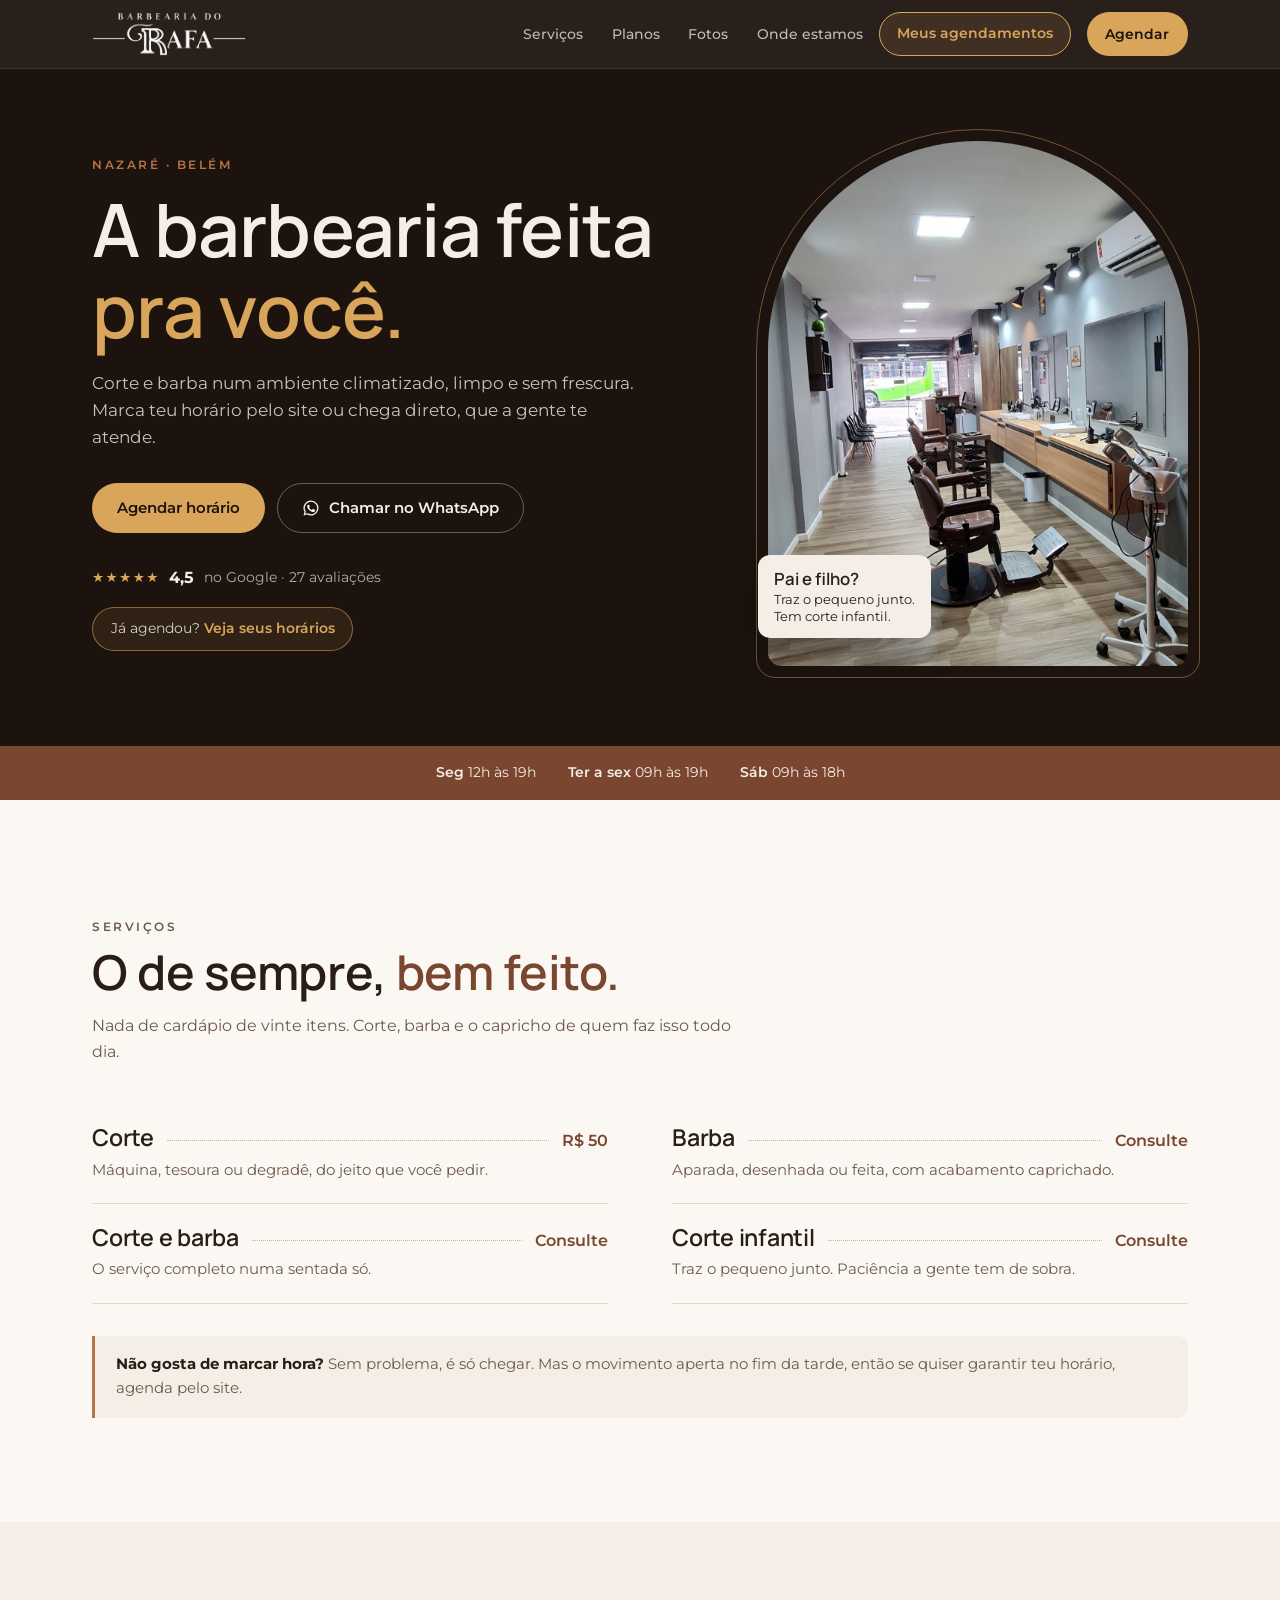
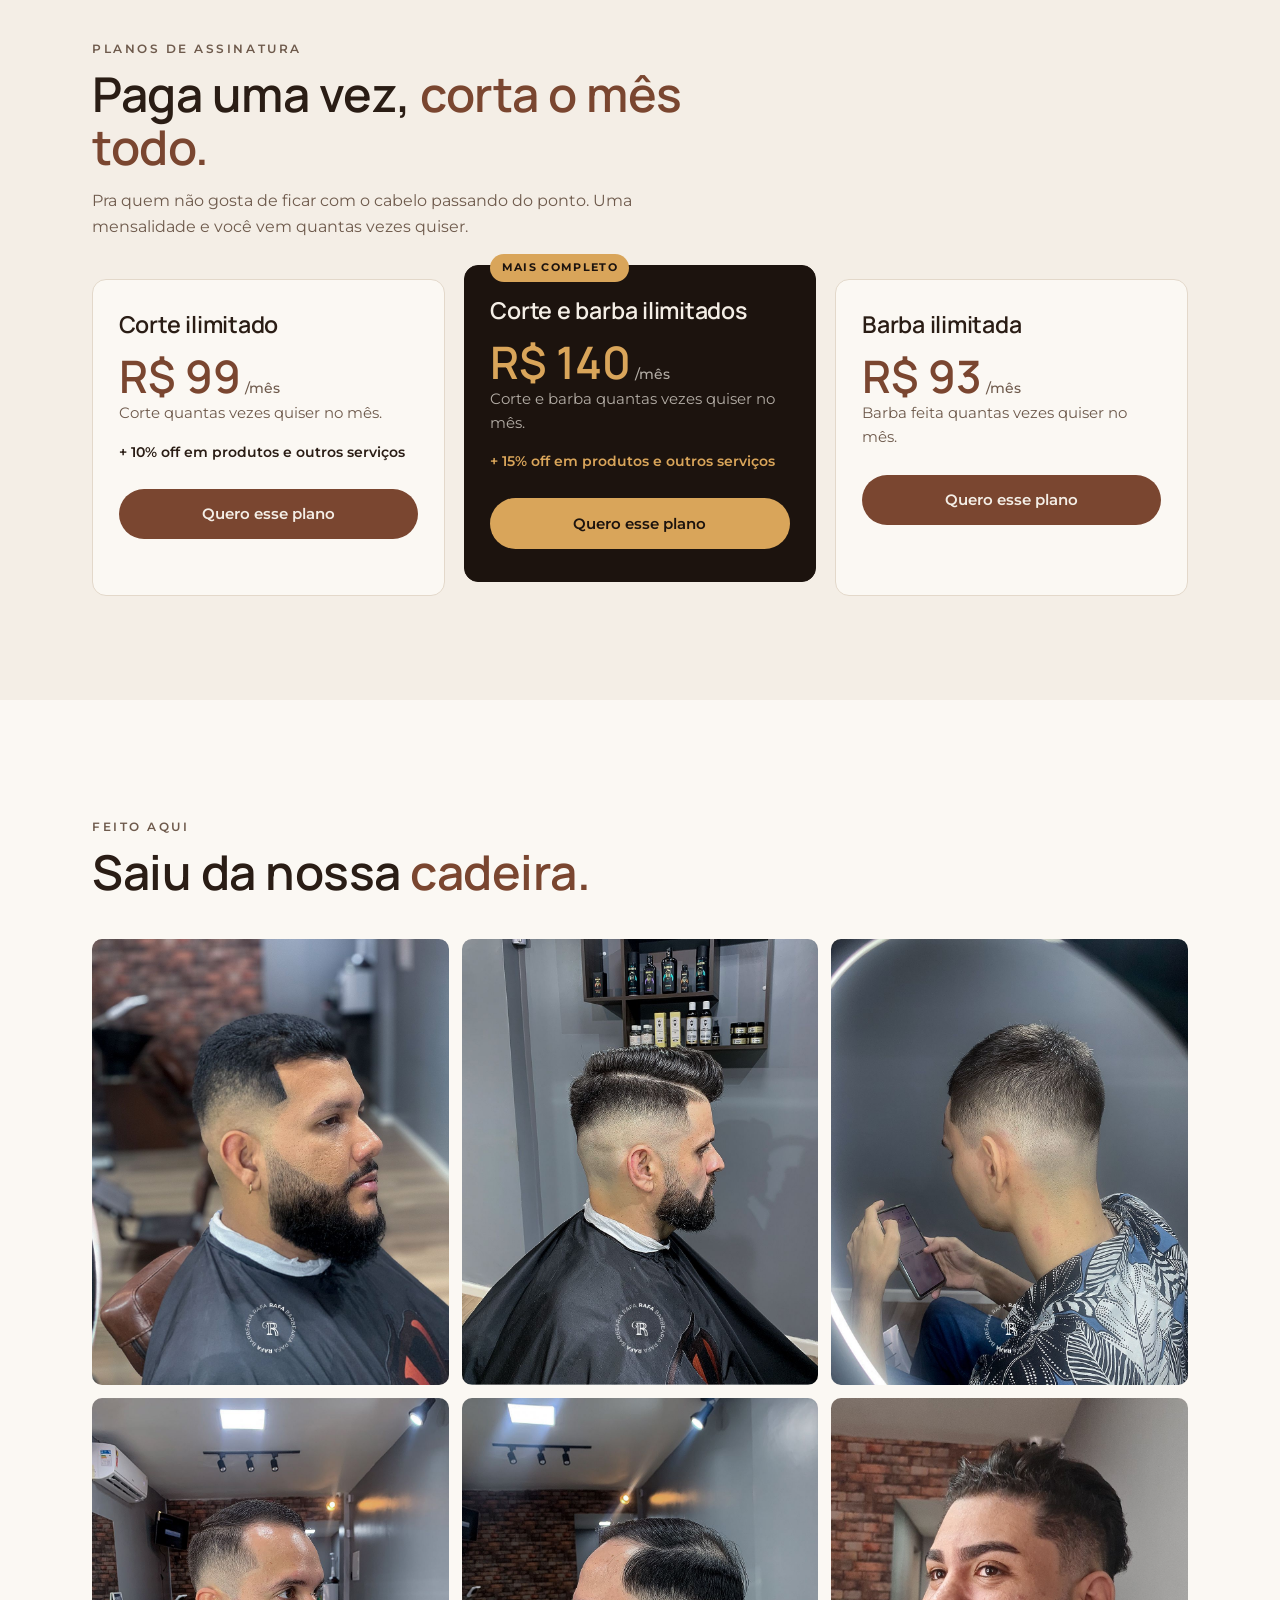
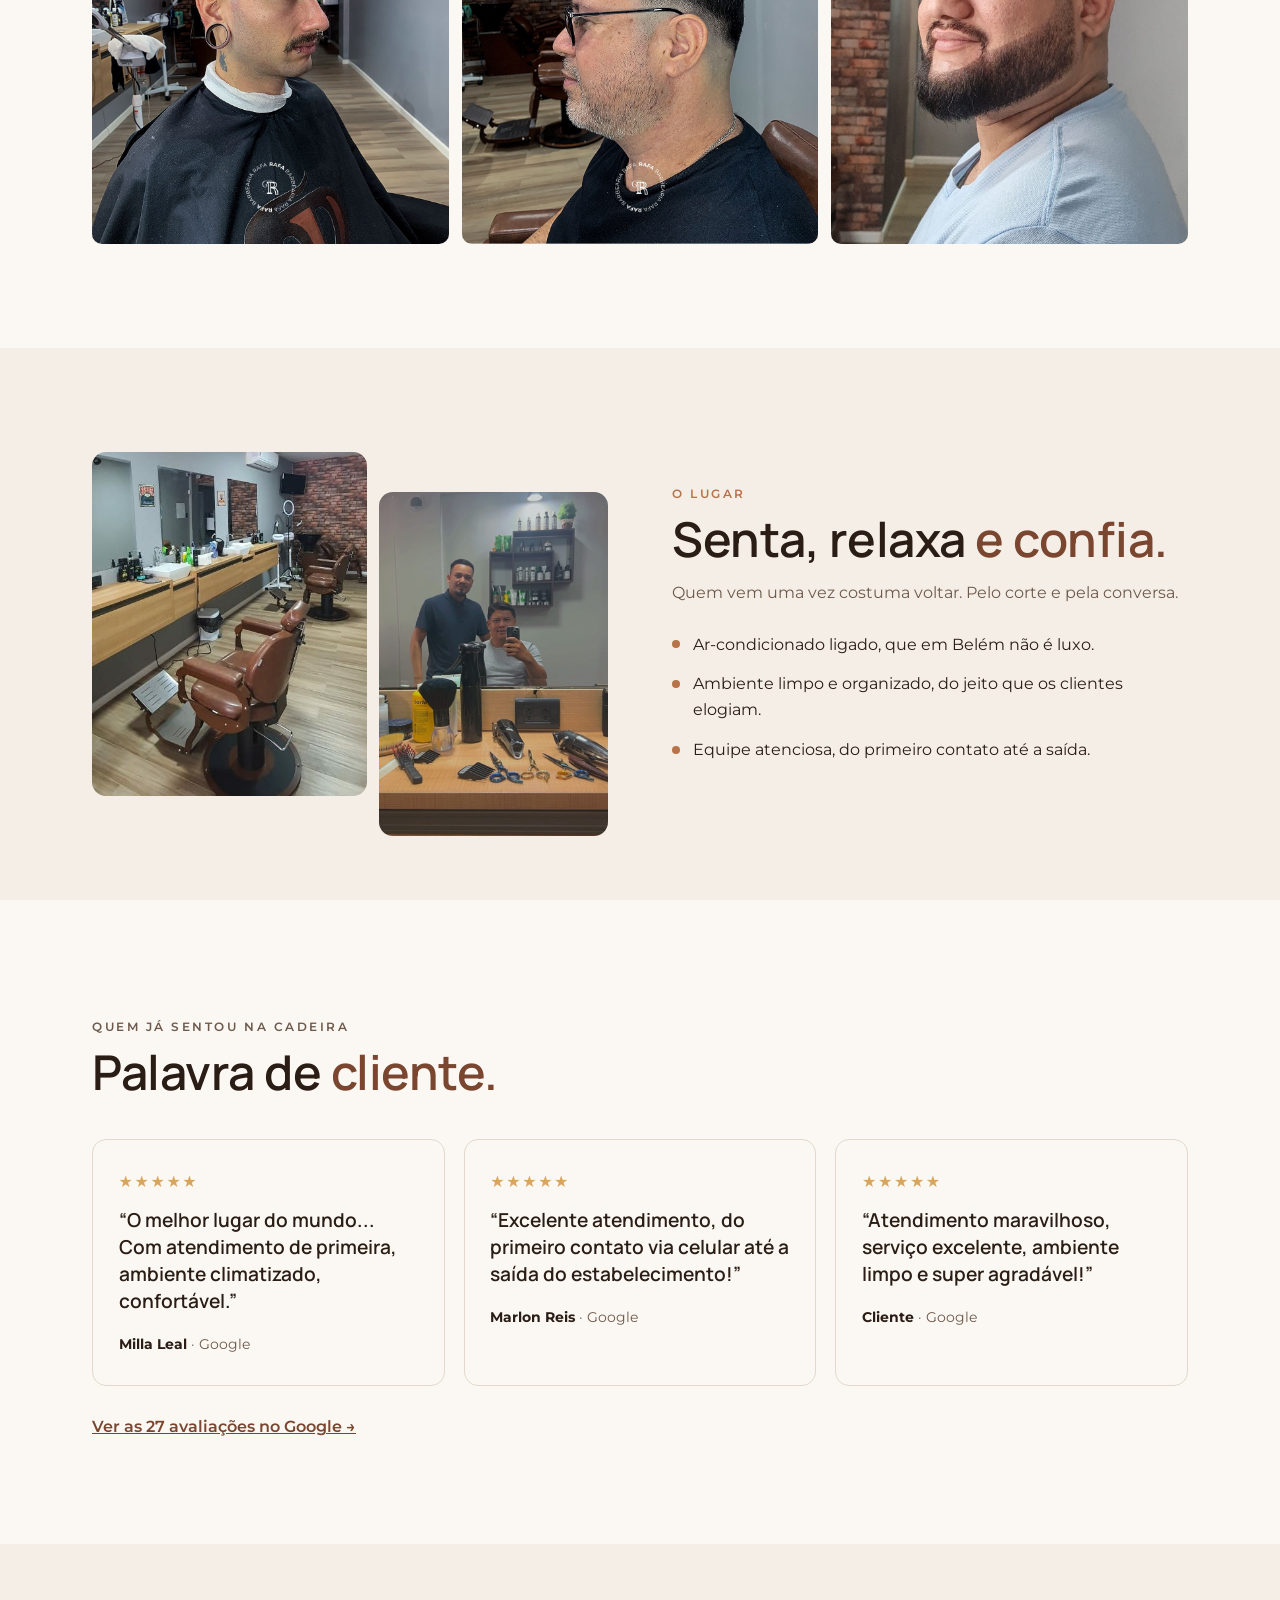
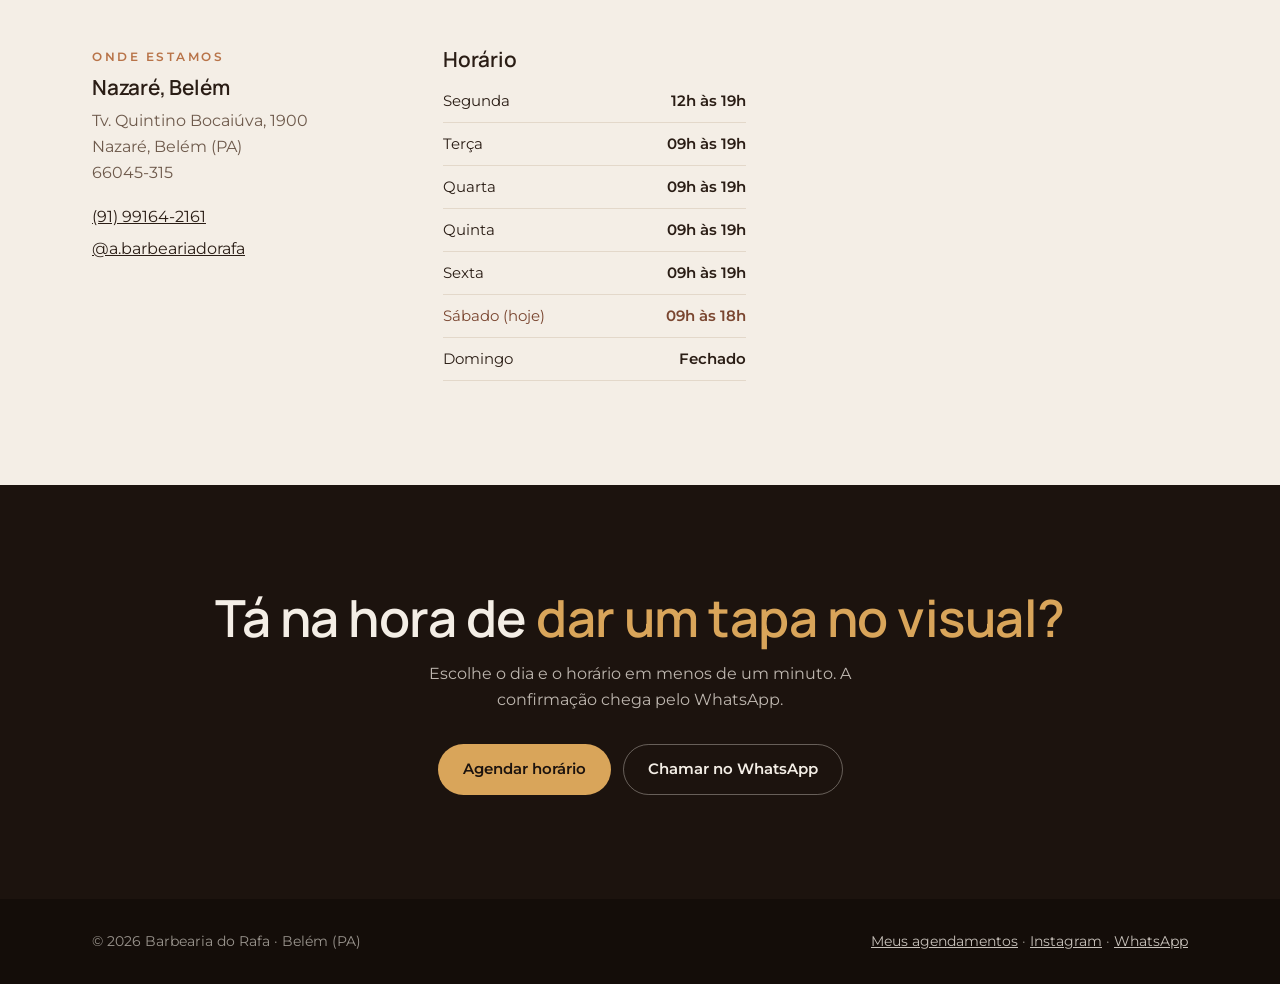
<file: index.html>
<!doctype html>
<html lang="pt-BR">
<head>
  <meta charset="utf-8">
  <meta name="viewport" content="width=device-width, initial-scale=1, maximum-scale=1, user-scalable=no">
  <title>Barbearia do Rafa · Corte e barba em Nazaré, Belém</title>
  <meta name="description" content="Corte, barba e planos de assinatura na Tv. Quintino Bocaiúva, 1900, em Nazaré, Belém. Agende pelo site ou chegue direto.">
  <meta name="theme-color" content="#1c130e">
  <meta property="og:title" content="Barbearia do Rafa">
  <meta property="og:description" content="A barbearia feita pra você. Corte e barba em Nazaré, Belém.">
  <meta property="og:image" content="https://leleorb.github.io/barbearia-do-rafa/img/salao-fundo.jpg">
  <meta property="og:url" content="https://leleorb.github.io/barbearia-do-rafa/">
  <link rel="icon" href="img/logo.png">
  <link rel="preconnect" href="https://fonts.googleapis.com">
  <link rel="preconnect" href="https://fonts.gstatic.com" crossorigin>
  <link href="https://fonts.googleapis.com/css2?family=Manrope:wght@600&family=Montserrat:wght@400;500;600;700&display=swap" rel="stylesheet">
  <link rel="stylesheet" href="css/style.css?v=20261116c">
</head>
<body>

<header class="topo">
  <div class="wrap">
    <a class="marca" href="index.html" aria-label="Barbearia do Rafa, início"><picture><source media="(max-width: 899px)" srcset="img/logo-topo-compacto.png"><img src="img/logo-topo.png" alt="Barbearia do Rafa" width="170" height="48"></picture></a>
    <nav class="nav" aria-label="Seções">
      <a href="#servicos">Serviços</a>
      <a href="#planos">Planos</a>
      <a href="#fotos">Fotos</a>
      <a href="#onde">Onde estamos</a>
    </nav>
    <a class="btn-meus" href="meus-agendamentos.html"><span class="rot-longo">Meus agendamentos</span><span class="rot-curto" aria-hidden="true">Meus horários</span></a>
    <a class="btn btn-ouro" href="agendamento.html">Agendar</a>
  </div>
</header>

<main>
  <section class="capa">
    <div class="wrap">
      <div>
        <p class="sobre">Nazaré · Belém</p>
        <h1>A barbearia feita <em>pra você.</em></h1>
        <p class="lead">Corte e barba num ambiente climatizado, limpo e sem frescura. Marca teu horário pelo site ou chega direto, que a gente te atende.</p>
        <div class="acoes">
          <a class="btn btn-ouro" href="agendamento.html">Agendar horário</a>
          <a class="btn btn-linha js-wpp" href="#" data-msg="Olá! Vim pelo site e queria tirar uma dúvida.">
            <svg viewBox="0 0 24 24" fill="currentColor" aria-hidden="true"><path d="M12 2a10 10 0 0 0-8.6 15.1L2 22l5-1.3A10 10 0 1 0 12 2Zm0 18.2a8.2 8.2 0 0 1-4.2-1.1l-.3-.2-3 .8.8-2.9-.2-.3A8.2 8.2 0 1 1 12 20.2Zm4.5-6.1c-.2-.1-1.5-.7-1.7-.8-.2-.1-.4-.1-.6.1l-.8 1c-.1.2-.3.2-.5.1a6.7 6.7 0 0 1-3.3-2.9c-.3-.4.2-.4.7-1.4.1-.2 0-.3 0-.4l-.8-1.8c-.2-.5-.4-.4-.6-.4h-.5a1 1 0 0 0-.7.3 2.9 2.9 0 0 0-.9 2.2 5 5 0 0 0 1 2.7 11.6 11.6 0 0 0 4.5 4c1.7.7 2.3.8 3.2.6.5-.1 1.5-.6 1.7-1.2.2-.6.2-1.1.2-1.2-.1-.1-.2-.2-.4-.3Z"/></svg>
            Chamar no WhatsApp
          </a>
        </div>
        <p class="nota"><span class="estrelas" aria-hidden="true">★★★★★</span><b>4,5</b> no Google · 27 avaliações</p>
        <a class="ja-agendou" href="meus-agendamentos.html"><span>Já agendou? <b>Veja seus horários</b></span></a>
      </div>
      <div class="capa-foto">
        <img src="img/salao-fundo.jpg" alt="Salão da Barbearia do Rafa, com cadeiras de couro marrom e bancada de madeira" width="1120" height="1400">
        <div class="selo"><b>Pai e filho?</b>Traz o pequeno junto.<br>Tem corte infantil.</div>
      </div>
    </div>
  </section>

  <div class="faixa" aria-label="Horário de funcionamento">
    <div class="wrap">
      <span><b>Seg</b> 12h às 19h</span>
      <span><b>Ter a sex</b> 09h às 19h</span>
      <span><b>Sáb</b> 09h às 18h</span>
    </div>
  </div>

  <section class="secao" id="servicos">
    <div class="wrap">
      <div class="cab">
        <p class="sobre">Serviços</p>
        <h2>O de sempre, <em>bem feito.</em></h2>
        <p>Nada de cardápio de vinte itens. Corte, barba e o capricho de quem faz isso todo dia.</p>
      </div>
      <ul class="menu" id="menu"></ul>
      <p class="aviso-walkin"><b>Não gosta de marcar hora?</b> Sem problema, é só chegar. Mas o movimento aperta no fim da tarde, então se quiser garantir teu horário, agenda pelo site.</p>
    </div>
  </section>

  <section class="secao secao-creme" id="planos">
    <div class="wrap">
      <div class="cab">
        <p class="sobre">Planos de assinatura</p>
        <h2>Paga uma vez, <em>corta o mês todo.</em></h2>
        <p>Pra quem não gosta de ficar com o cabelo passando do ponto. Uma mensalidade e você vem quantas vezes quiser.</p>
      </div>
      <div class="planos" id="planos-lista"></div>
    </div>
  </section>

  <section class="secao" id="fotos">
    <div class="wrap">
      <div class="cab">
        <p class="sobre">Feito aqui</p>
        <h2>Saiu da nossa <em>cadeira.</em></h2>
      </div>
      <div class="galeria">
        <figure><img src="img/corte-barba.jpg" alt="Degradê com barba cheia desenhada" loading="lazy" width="1080" height="1350"></figure>
        <figure><img src="img/corte-topete.jpg" alt="Topete com risca e laterais bem baixas" loading="lazy" width="1080" height="1350"></figure>
        <figure><img src="img/corte-degrade.jpg" alt="Degradê baixo visto de lado" loading="lazy" width="1080" height="1350"></figure>
        <figure><img src="img/corte-bigode.jpg" alt="Corte curto com bigode" loading="lazy" width="1080" height="1350"></figure>
        <figure><img src="img/corte-classico.jpg" alt="Corte social clássico com risca" loading="lazy" width="1080" height="1350"></figure>
        <figure><img src="img/corte-texturizado.jpg" alt="Corte texturizado com barba" loading="lazy" width="1120" height="1400"></figure>
      </div>
    </div>
  </section>

  <section class="secao secao-creme">
    <div class="wrap ambiente">
      <div class="ambiente-fotos">
        <img src="img/salao.jpg" alt="Cadeiras de barbeiro de couro em frente aos espelhos" loading="lazy" width="546" height="546">
        <img src="img/bancada.jpg" alt="Bancada com as ferramentas da equipe" loading="lazy" width="900" height="1125">
      </div>
      <div>
        <p class="sobre">O lugar</p>
        <div class="cab" style="margin-bottom:0">
          <h2>Senta, relaxa <em>e confia.</em></h2>
          <p>Quem vem uma vez costuma voltar. Pelo corte e pela conversa.</p>
        </div>
        <ul>
          <li>Ar-condicionado ligado, que em Belém não é luxo.</li>
          <li>Ambiente limpo e organizado, do jeito que os clientes elogiam.</li>
          <li>Equipe atenciosa, do primeiro contato até a saída.</li>
        </ul>
      </div>
    </div>
  </section>

  <section class="secao">
    <div class="wrap">
      <div class="cab">
        <p class="sobre">Quem já sentou na cadeira</p>
        <h2>Palavra de <em>cliente.</em></h2>
      </div>
      <div class="avaliacoes">
        <figure class="avaliacao">
          <span class="estrelas" aria-label="5 estrelas">★★★★★</span>
          <blockquote>“O melhor lugar do mundo... Com atendimento de primeira, ambiente climatizado, confortável.”</blockquote>
          <figcaption><b>Milla Leal</b> · Google</figcaption>
        </figure>
        <figure class="avaliacao">
          <span class="estrelas" aria-label="5 estrelas">★★★★★</span>
          <blockquote>“Excelente atendimento, do primeiro contato via celular até a saída do estabelecimento!”</blockquote>
          <figcaption><b>Marlon Reis</b> · Google</figcaption>
        </figure>
        <figure class="avaliacao">
          <span class="estrelas" aria-label="5 estrelas">★★★★★</span>
          <blockquote>“Atendimento maravilhoso, serviço excelente, ambiente limpo e super agradável!”</blockquote>
          <figcaption><b>Cliente</b> · Google</figcaption>
        </figure>
      </div>
      <a class="google-link" href="https://www.google.com/maps/place/Barbearia+do+Rafa/data=!4m2!3m1!1s0x92a48fb5c0353f0f:0xc05cca9f28fa0738" target="_blank" rel="noopener">Ver as 27 avaliações no Google →</a>
    </div>
  </section>

  <section class="secao secao-creme" id="onde">
    <div class="wrap onde">
      <div>
        <p class="sobre">Onde estamos</p>
        <h3 style="margin-top:.6rem">Nazaré, Belém</h3>
        <address>Tv. Quintino Bocaiúva, 1900<br>Nazaré, Belém (PA)<br>66045-315</address>
        <p style="margin-top:1.2rem"><a class="js-wpp" href="#" data-msg="Olá! Vim pelo site e queria tirar uma dúvida." id="tel">(91) 99164-2161</a></p>
        <p style="margin-top:.4rem"><a href="https://www.instagram.com/a.barbeariadorafa/" target="_blank" rel="noopener">@a.barbeariadorafa</a></p>
      </div>
      <div>
        <h3>Horário</h3>
        <table class="tab-horarios" id="tab-horarios"></table>
      </div>
      <iframe class="mapa" title="Mapa da Barbearia do Rafa" loading="lazy" referrerpolicy="no-referrer-when-downgrade"
        src="https://www.google.com/maps?q=Barbearia%20do%20Rafa%2C%20Tv.%20Quintino%20Bocai%C3%BAva%2C%201900%2C%20Bel%C3%A9m%20-%20PA&output=embed"></iframe>
    </div>
  </section>

  <section class="secao final">
    <div class="wrap">
      <h2>Tá na hora de <em>dar um tapa no visual?</em></h2>
      <p>Escolhe o dia e o horário em menos de um minuto. A confirmação chega pelo WhatsApp.</p>
      <div class="acoes">
        <a class="btn btn-ouro" href="agendamento.html">Agendar horário</a>
        <a class="btn btn-linha js-wpp" href="#" data-msg="Olá! Vim pelo site e queria tirar uma dúvida.">Chamar no WhatsApp</a>
      </div>
    </div>
  </section>
</main>

<footer class="rodape">
  <div class="wrap">
    <span>© <span id="ano"></span> Barbearia do Rafa · Belém (PA)</span>
    <span><a href="meus-agendamentos.html">Meus agendamentos</a> · <a href="https://www.instagram.com/a.barbeariadorafa/" target="_blank" rel="noopener">Instagram</a> · <a class="js-wpp" href="#" data-msg="Olá! Vim pelo site.">WhatsApp</a></span>
  </div>
</footer>

<div class="barra-movel">
  <a class="btn btn-linha js-wpp" href="#" data-msg="Olá! Vim pelo site e queria tirar uma dúvida.">WhatsApp</a>
  <a class="btn btn-ouro" href="agendamento.html">Agendar horário</a>
</div>

<script src="js/dados.js?v=20261116c"></script>
<script src="js/mobile.js?v=20261116c"></script>
<script src="js/menu.js?v=20261116c"></script>
<script>
(() => {
  const B = window.BARBEARIA;
  const esc = s => String(s).replace(/[&<>"]/g, c => ({ '&': '&amp;', '<': '&lt;', '>': '&gt;', '"': '&quot;' }[c]));
  const wpp = msg => `https://wa.me/${B.whatsapp}?text=${encodeURIComponent(msg)}`;

  document.getElementById('menu').innerHTML = B.servicos.map(s => `
    <li><div class="linha"><h3>${esc(s.nome)}</h3><span class="pontos"></span><span class="preco">${precoTexto(s.preco)}</span></div>
    <p>${esc(s.desc)}</p></li>`).join('');

  document.getElementById('planos-lista').innerHTML = B.planos.map(p => `
    <article class="plano${p.destaque ? ' destaque' : ''}">
      ${p.destaque ? '<span class="etiqueta">Mais completo</span>' : ''}
      <h3>${esc(p.nome)}</h3>
      <div class="valor">R$ ${p.preco}<small> /mês</small></div>
      <p>${esc(p.desc)}</p>
      ${p.vantagem ? `<p class="vant">+ ${esc(p.vantagem)}</p>` : ''}
      <a class="btn ${p.destaque ? 'btn-ouro' : 'btn-terra'} js-wpp" href="#" data-msg="Olá! Vim pelo site e quero assinar o plano ${esc(p.nome)}.">Quero esse plano</a>
    </article>`).join('');

  const dias = ['Domingo', 'Segunda', 'Terça', 'Quarta', 'Quinta', 'Sexta', 'Sábado'];
  const hoje = new Date().getDay();
  const hh = h => String(h).padStart(2, '0') + 'h';
  document.getElementById('tab-horarios').innerHTML = [1, 2, 3, 4, 5, 6, 0].map(d => {
    const h = B.horarios[d];
    return `<tr${d === hoje ? ' class="hoje"' : ''}><td>${dias[d]}${d === hoje ? ' (hoje)' : ''}</td><td>${h ? hh(h[0]) + ' às ' + hh(h[1]) : 'Fechado'}</td></tr>`;
  }).join('');

  document.querySelectorAll('.js-wpp').forEach(a => {
    a.href = wpp(a.dataset.msg || 'Olá!');
    a.target = '_blank';
    a.rel = 'noopener';
  });
  document.getElementById('ano').textContent = new Date().getFullYear();

  // Chegando de outra página com #secao: o navegador pula antes de os serviços e planos aparecerem,
  // e o conteúdo novo empurra a seção. Reposiciona agora e de novo quando as fontes carregarem.
  const alvo = location.hash && document.getElementById(decodeURIComponent(location.hash.slice(1)));
  if (alvo) {
    let y = null;
    const vai = () => { alvo.scrollIntoView({ behavior: 'instant', block: 'start' }); y = window.scrollY; };
    vai();
    if (document.fonts && document.fonts.ready) {
      document.fonts.ready.then(() => { if (Math.abs(window.scrollY - y) < 2) vai(); }); // não puxa de volta quem já rolou
    }
  }
})();
</script>
</body>
</html>
</file>
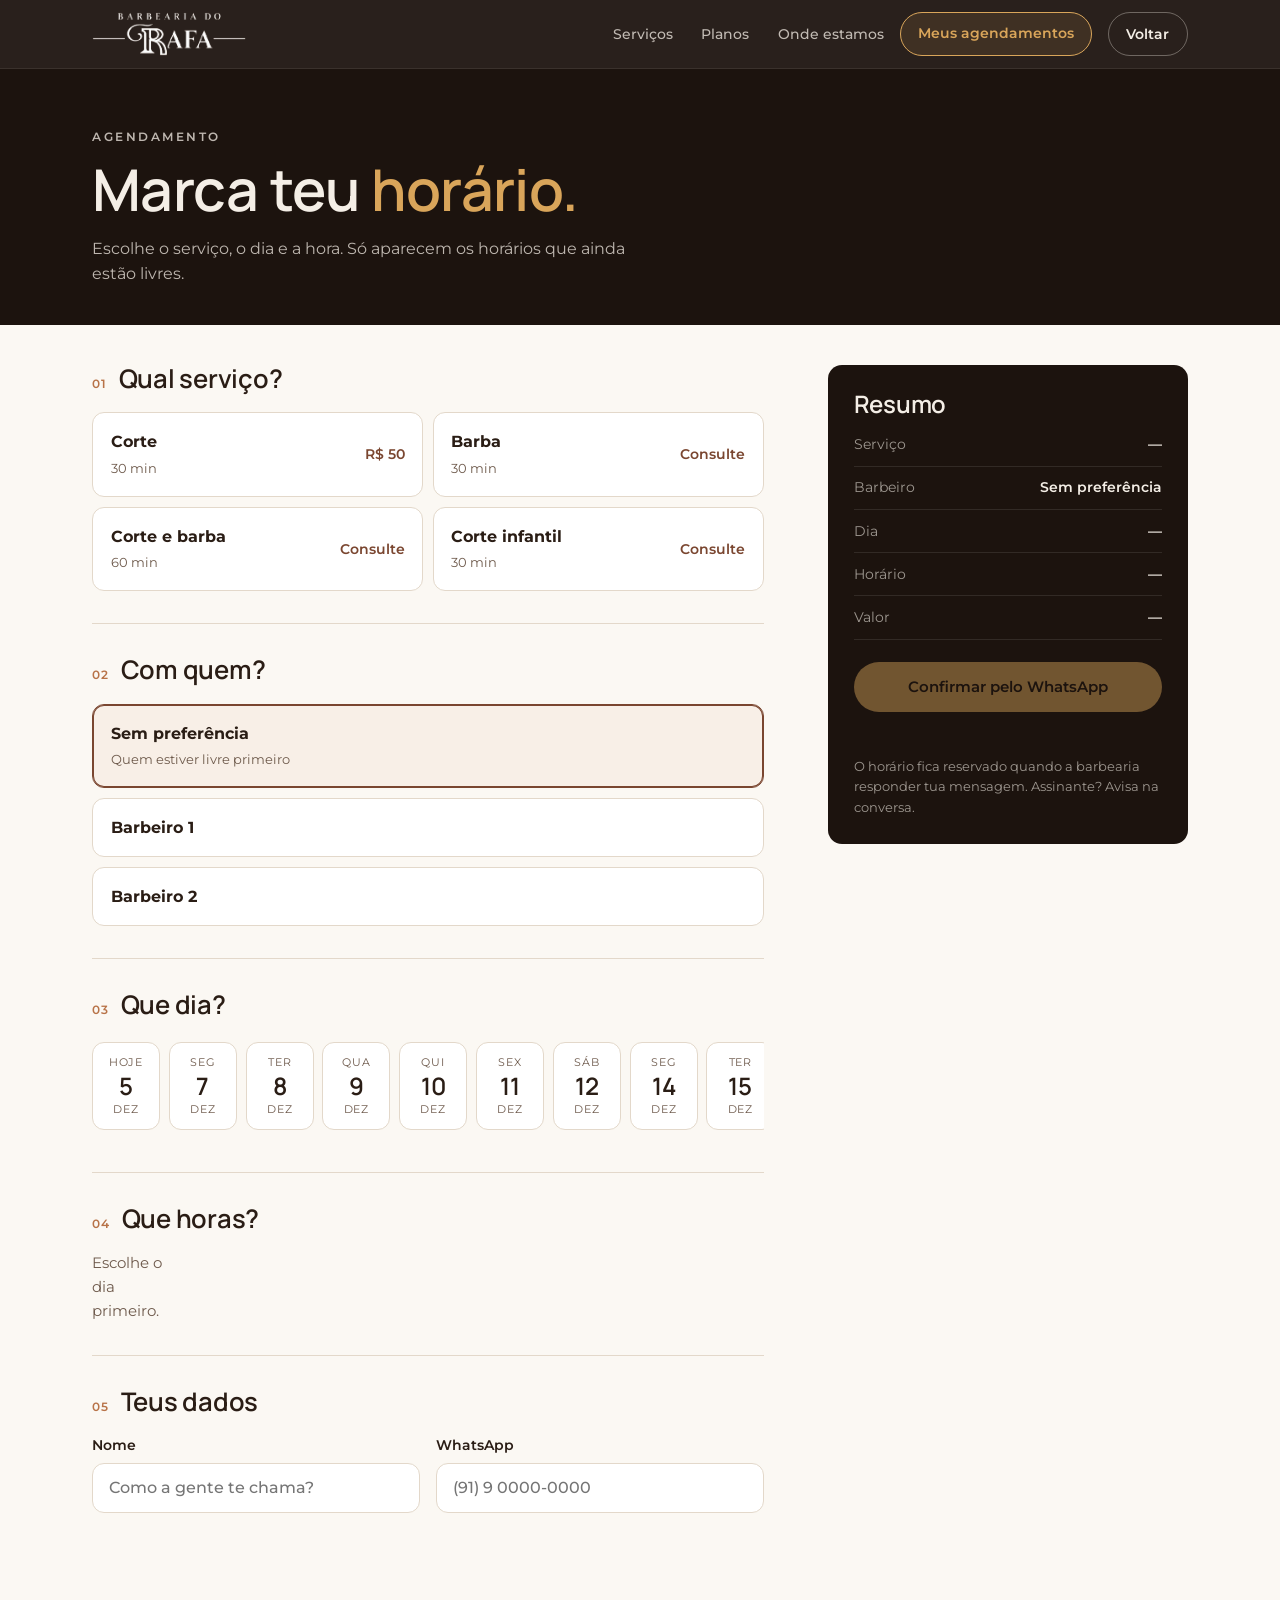
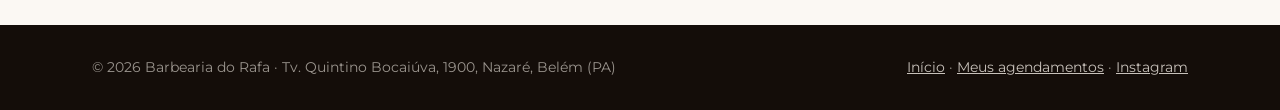
<file: agendamento.html>
<!doctype html>
<html lang="pt-BR">
<head>
  <meta charset="utf-8">
  <meta name="viewport" content="width=device-width, initial-scale=1, maximum-scale=1, user-scalable=no">
  <title>Agendar horário · Barbearia do Rafa</title>
  <meta name="description" content="Escolha o serviço, o dia e o horário na Barbearia do Rafa, em Nazaré, Belém.">
  <meta name="theme-color" content="#1c130e">
  <link rel="icon" href="img/logo.png">
  <link rel="preconnect" href="https://fonts.googleapis.com">
  <link rel="preconnect" href="https://fonts.gstatic.com" crossorigin>
  <link href="https://fonts.googleapis.com/css2?family=Manrope:wght@600&family=Montserrat:wght@400;500;600;700&display=swap" rel="stylesheet">
  <link rel="stylesheet" href="css/style.css?v=20261116c">
</head>
<body>

<header class="topo">
  <div class="wrap">
    <a class="marca" href="index.html" aria-label="Barbearia do Rafa, início"><picture><source media="(max-width: 899px)" srcset="img/logo-topo-compacto.png"><img src="img/logo-topo.png" alt="Barbearia do Rafa" width="170" height="48"></picture></a>
    <nav class="nav" aria-label="Seções">
      <a href="index.html#servicos">Serviços</a>
      <a href="index.html#planos">Planos</a>
      <a href="index.html#onde">Onde estamos</a>
    </nav>
    <a class="btn-meus" href="meus-agendamentos.html"><span class="rot-longo">Meus agendamentos</span><span class="rot-curto" aria-hidden="true">Meus horários</span></a>
    <a class="btn btn-linha" href="index.html">Voltar</a>
  </div>
</header>

<main>
  <section class="ag-capa">
    <div class="wrap">
      <p class="sobre">Agendamento</p>
      <h1>Marca teu <em>horário.</em></h1>
      <p>Escolhe o serviço, o dia e a hora. Só aparecem os horários que ainda estão livres.</p>
    </div>
  </section>

  <div class="wrap">
    <form class="ag" id="form" novalidate>
      <div>
        <fieldset class="passo">
          <legend class="sr">Serviço</legend>
          <h2 aria-hidden="true"><span>01</span>Qual serviço?</h2>
          <div class="opcoes servicos" id="servicos"></div>
        </fieldset>

        <fieldset class="passo">
          <legend class="sr">Barbeiro</legend>
          <h2 aria-hidden="true"><span>02</span>Com quem?</h2>
          <div class="opcoes" id="barbeiros"></div>
        </fieldset>

        <fieldset class="passo">
          <legend class="sr">Dia</legend>
          <h2 aria-hidden="true"><span>03</span>Que dia?</h2>
          <div class="dias" id="dias"></div>
        </fieldset>

        <fieldset class="passo">
          <legend class="sr">Horário</legend>
          <h2 aria-hidden="true"><span>04</span>Que horas?</h2>
          <div class="horas" id="horas"></div>
        </fieldset>

        <div class="passo">
          <h2><span>05</span>Teus dados</h2>
          <div class="campos">
            <div class="campo">
              <label for="nome">Nome</label>
              <input id="nome" name="nome" autocomplete="name" placeholder="Como a gente te chama?" required>
            </div>
            <div class="campo">
              <label for="tel">WhatsApp</label>
              <input id="tel" name="tel" type="tel" inputmode="tel" autocomplete="tel-national" placeholder="(91) 9 0000-0000" required>
            </div>
          </div>
        </div>
      </div>

      <aside class="resumo" aria-live="polite">
        <h2>Resumo</h2>
        <dl>
          <div><dt>Serviço</dt><dd id="r-servico">—</dd></div>
          <div><dt>Barbeiro</dt><dd id="r-barbeiro">—</dd></div>
          <div><dt>Dia</dt><dd id="r-dia">—</dd></div>
          <div><dt>Horário</dt><dd id="r-hora">—</dd></div>
          <div><dt>Valor</dt><dd id="r-preco">—</dd></div>
        </dl>
        <button class="btn btn-ouro" type="submit" id="enviar" aria-disabled="true">Confirmar pelo WhatsApp</button>
        <p class="falta" id="falta"></p>
        <p class="obs" id="obs">O horário fica reservado na hora. Assinante? Avisa quando chegar.</p>
      </aside>
    </form>
  </div>
</main>

<footer class="rodape">
  <div class="wrap">
    <span>© <span id="ano"></span> Barbearia do Rafa · Tv. Quintino Bocaiúva, 1900, Nazaré, Belém (PA)</span>
    <span><a href="index.html">Início</a> · <a href="meus-agendamentos.html">Meus agendamentos</a> · <a href="https://www.instagram.com/a.barbeariadorafa/" target="_blank" rel="noopener">Instagram</a></span>
  </div>
</footer>

<script src="js/dados.js?v=20261116c"></script>
<script src="js/mobile.js?v=20261116c"></script>
<script src="js/menu.js?v=20261116c"></script>
<script src="js/comum.js?v=20261116c"></script>
<script src="js/agendamento.js?v=20261116c"></script>
</body>
</html>
</file>
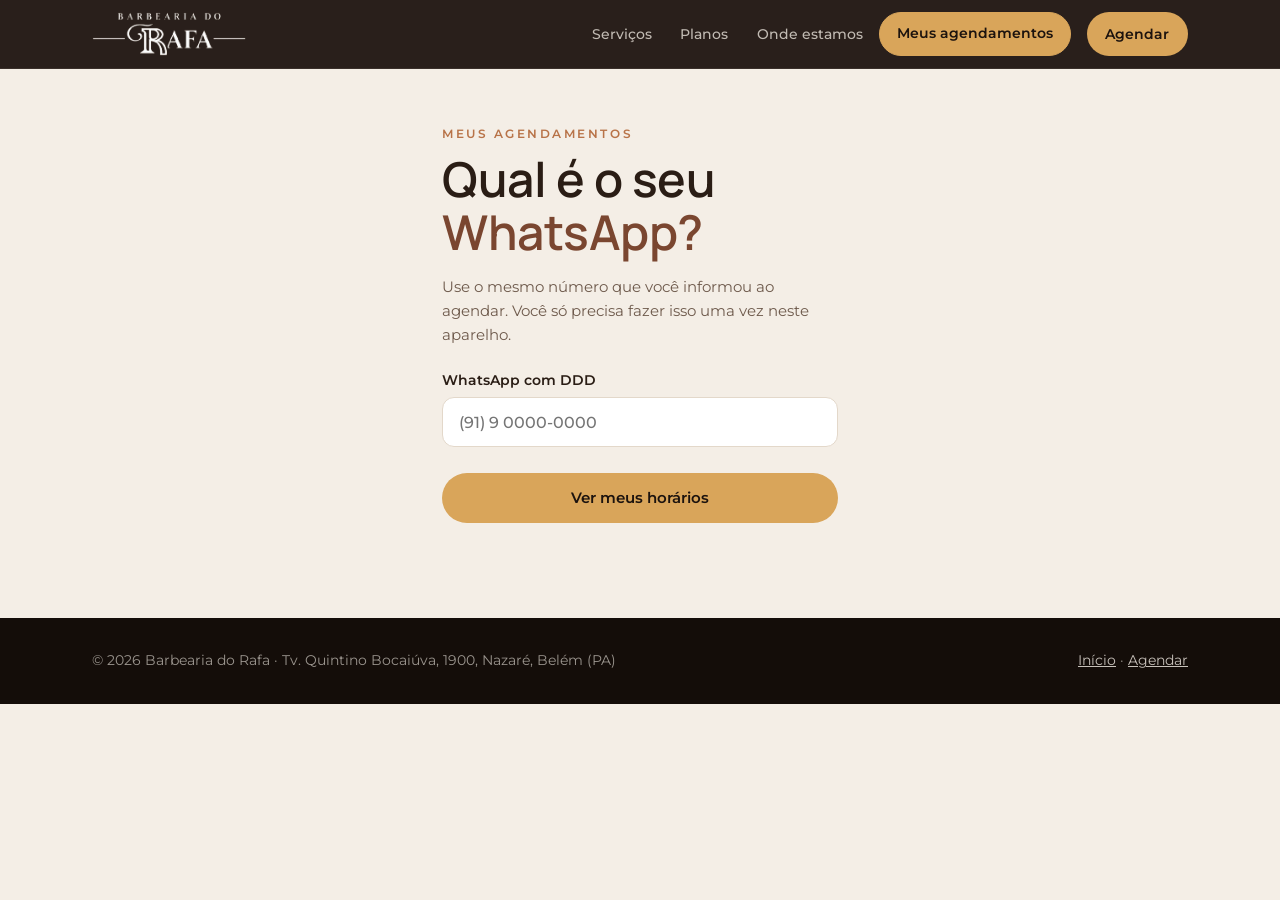
<file: meus-agendamentos.html>
<!doctype html>
<html lang="pt-BR">
<head>
  <meta charset="utf-8">
  <meta name="viewport" content="width=device-width, initial-scale=1, maximum-scale=1, user-scalable=no">
  <title>Meus agendamentos · Barbearia do Rafa</title>
  <meta name="description" content="Veja seus horários marcados na Barbearia do Rafa e adicione um lembrete no calendário do celular.">
  <meta name="robots" content="noindex">
  <meta name="theme-color" content="#1c130e">
  <link rel="icon" href="img/logo.png">
  <link rel="preconnect" href="https://fonts.googleapis.com">
  <link rel="preconnect" href="https://fonts.gstatic.com" crossorigin>
  <link href="https://fonts.googleapis.com/css2?family=Manrope:wght@600&family=Montserrat:wght@400;500;600;700&display=swap" rel="stylesheet">
  <link rel="stylesheet" href="css/style.css?v=20261116c">
  <link rel="stylesheet" href="css/painel.css?v=20261116c">
  <link rel="stylesheet" href="css/meus.css?v=20261116c">
</head>
<body class="painel meus">

<header class="topo">
  <div class="wrap">
    <a class="marca" href="index.html" aria-label="Barbearia do Rafa, início"><picture><source media="(max-width: 899px)" srcset="img/logo-topo-compacto.png"><img src="img/logo-topo.png" alt="Barbearia do Rafa" width="170" height="48"></picture></a>
    <nav class="nav" aria-label="Seções">
      <a href="index.html#servicos">Serviços</a>
      <a href="index.html#planos">Planos</a>
      <a href="index.html#onde">Onde estamos</a>
    </nav>
    <a class="btn-meus" href="meus-agendamentos.html" aria-current="page"><span class="rot-longo">Meus agendamentos</span><span class="rot-curto" aria-hidden="true">Meus horários</span></a>
    <a class="btn btn-ouro" href="agendamento.html">Agendar</a>
  </div>
</header>

<main>
  <!-- Entrar com o telefone -->
  <section class="login wrap" id="login">
    <form id="form-login" novalidate>
      <p class="sobre">Meus agendamentos</p>
      <h1>Qual é o seu <em>WhatsApp?</em></h1>
      <p class="intro">Use o mesmo número que você informou ao agendar. Você só precisa fazer isso uma vez neste aparelho.</p>
      <div class="campo">
        <label for="tel">WhatsApp com DDD</label>
        <input id="tel" type="tel" inputmode="tel" autocomplete="tel-national" placeholder="(91) 9 0000-0000" required>
      </div>
      <button class="btn btn-ouro" type="submit" id="entrar">Ver meus horários</button>
      <p class="erro" id="erro-login" role="alert"></p>
    </form>
  </section>

  <!-- Lista -->
  <section class="agenda wrap" id="agenda" hidden>
    <div class="agenda-cab">
      <div>
        <p class="sobre" id="quem">—</p>
        <h1>Meus <em>horários</em></h1>
      </div>
      <button class="btn btn-linha-escura" type="button" id="sair">Trocar número</button>
    </div>
    <p class="erro" id="erro-agenda" role="alert"></p>
    <div id="proximos" class="lista" aria-live="polite"></div>
    <h2 class="sec-hist" id="tit-hist" hidden>Histórico</h2>
    <div id="historico" class="lista"></div>
    <p class="ajuda" id="ajuda" hidden>Não achou seu horário? Confere se o número é o mesmo que usou ao agendar, ou
      <a class="js-wpp" href="#">chama a gente no WhatsApp</a>.</p>
  </section>
</main>

<footer class="rodape">
  <div class="wrap">
    <span>© <span id="ano"></span> Barbearia do Rafa · Tv. Quintino Bocaiúva, 1900, Nazaré, Belém (PA)</span>
    <span><a href="index.html">Início</a> · <a href="agendamento.html">Agendar</a></span>
  </div>
</footer>

<script src="js/dados.js?v=20261116c"></script>
<script src="js/mobile.js?v=20261116c"></script>
<script src="js/menu.js?v=20261116c"></script>
<script src="js/comum.js?v=20261116c"></script>
<script src="js/meus.js?v=20261116c"></script>
</body>
</html>
</file>
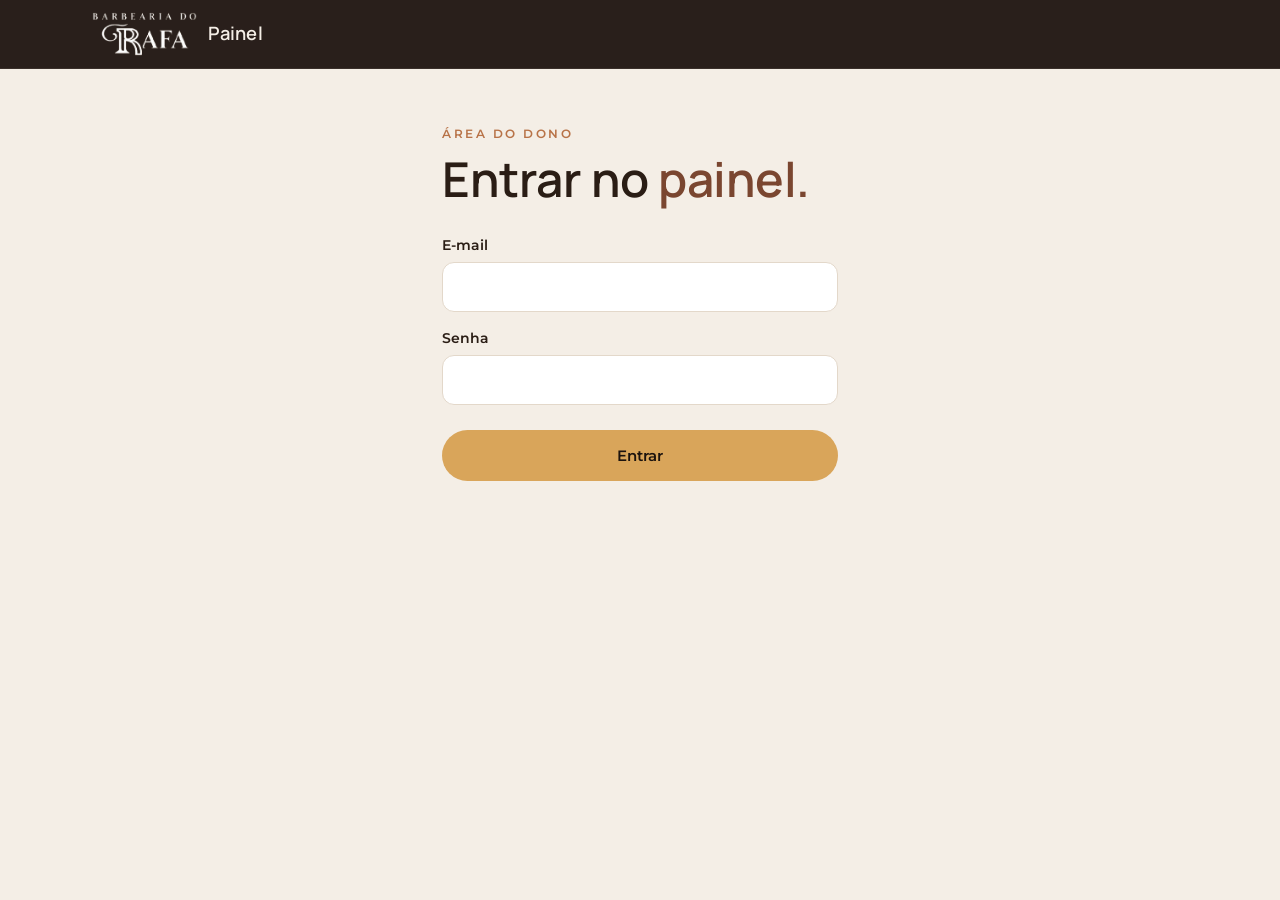
<file: painel.html>
<!doctype html>
<html lang="pt-BR">
<head>
  <meta charset="utf-8">
  <meta name="viewport" content="width=device-width, initial-scale=1, maximum-scale=1, user-scalable=no">
  <meta name="robots" content="noindex, nofollow">
  <title>Painel · Barbearia do Rafa</title>
  <meta name="theme-color" content="#1c130e">
  <link rel="icon" href="img/logo.png">
  <link rel="preconnect" href="https://fonts.googleapis.com">
  <link rel="preconnect" href="https://fonts.gstatic.com" crossorigin>
  <link href="https://fonts.googleapis.com/css2?family=Manrope:wght@600&family=Montserrat:wght@400;500;600;700&display=swap" rel="stylesheet">
  <link rel="stylesheet" href="css/style.css?v=20261116c">
  <link rel="stylesheet" href="css/painel.css?v=20261116c">
</head>
<body class="painel">

<header class="topo">
  <div class="wrap">
    <span class="marca"><img src="img/logo-topo-compacto.png" alt="Barbearia do Rafa" width="115" height="48"><span>Painel</span></span>
    <div class="topo-acoes" id="topo-acoes" hidden>
      <span class="quem" id="quem"></span>
      <button class="btn btn-linha" type="button" id="sair">Sair</button>
    </div>
  </div>
</header>

<main>
  <!-- Login -->
  <section class="login wrap" id="login">
    <form id="form-login" novalidate>
      <p class="sobre">Área do dono</p>
      <h1>Entrar no <em>painel.</em></h1>
      <div class="campo">
        <label for="email">E-mail</label>
        <input id="email" type="email" autocomplete="username" required>
      </div>
      <div class="campo">
        <label for="senha">Senha</label>
        <input id="senha" type="password" autocomplete="current-password" required>
      </div>
      <button class="btn btn-ouro" type="submit" id="entrar">Entrar</button>
      <p class="erro" id="erro-login" role="alert"></p>
    </form>
  </section>

  <!-- Agenda -->
  <section class="agenda wrap" id="agenda" hidden>
    <div class="agenda-cab">
      <div>
        <p class="sobre" id="data-longa">—</p>
        <h1 id="titulo-dia">Hoje</h1>
      </div>
      <button class="btn btn-linha-escura" type="button" id="atualizar">Atualizar</button>
    </div>

    <div class="filtros" role="tablist" aria-label="Período">
      <button type="button" class="filtro" data-f="hoje" aria-pressed="true">Hoje</button>
      <button type="button" class="filtro" data-f="amanha" aria-pressed="false">Amanhã</button>
      <button type="button" class="filtro" data-f="semana" aria-pressed="false">Próximos 7 dias</button>
      <label class="filtro-data"><span class="sr">Escolher data</span><input type="date" id="data"></label>
    </div>

    <p class="contagem" id="contagem" aria-live="polite"></p>
    <div id="lista" class="lista" aria-live="polite"></div>
    <p class="erro" id="erro-agenda" role="alert"></p>
  </section>
</main>

<script src="js/dados.js?v=20261116c"></script>
<script src="js/mobile.js?v=20261116c"></script>
<script src="js/painel.js?v=20261116c"></script>
</body>
</html>
</file>
<file: css/style.css>
:root {
  --cafe: #1c130e;
  --cafe-2: #2a1d15;
  --terra: #7a4630;
  --cobre: #b87348;
  --ouro: #d9a55a;
  --creme: #f4eee6;
  --papel: #fbf8f3;
  --tinta: #2a1d15;
  --suave: #6e5a4c;
  --linha: #e3d8ca;
  --titulo: 'Manrope', system-ui, sans-serif;
  --texto: 'Montserrat', system-ui, sans-serif;
  --raio: 14px;
  --max: 1160px;
}

*, *::before, *::after { box-sizing: border-box; }
html { scroll-behavior: smooth; }
a, button, label, input { -webkit-tap-highlight-color: transparent; }
body { margin: 0; font-family: var(--texto); color: var(--tinta); background: var(--papel); line-height: 1.6; -webkit-font-smoothing: antialiased; }
img { max-width: 100%; height: auto; display: block; }
a { color: inherit; }
h1, h2, h3 { font-family: var(--titulo); font-weight: 600; line-height: 1.1; margin: 0; letter-spacing: -0.01em; }
h1 em, h2 em { font-style: normal; color: var(--ouro); font-weight: 600; }
p { margin: 0; }
.wrap { width: 100%; max-width: var(--max); margin: 0 auto; padding: 0 20px; }
.sobre { font-size: .72rem; font-weight: 600; letter-spacing: .22em; text-transform: uppercase; color: var(--cobre); }
.sr { position: absolute; width: 1px; height: 1px; overflow: hidden; clip: rect(0 0 0 0); }

/* Botões */
.btn { display: inline-flex; align-items: center; justify-content: center; gap: .55rem; min-height: 44px; padding: .95rem 1.5rem; border-radius: 999px; font: 600 .92rem var(--texto); text-decoration: none; background: transparent; border: 1.5px solid transparent; cursor: pointer; transition: transform .15s, background .2s, border-color .2s, color .2s; }
.btn:hover { transform: translateY(-1px); }
.btn:focus-visible, a:focus-visible, button:focus-visible, input:focus-visible { outline: 2px solid var(--ouro); outline-offset: 3px; }
.btn-ouro { background: var(--ouro); color: var(--cafe); }
.btn-ouro:hover { background: #e5b46b; }
.btn-linha { border-color: rgba(244, 238, 230, .35); color: var(--creme); }
.btn-linha:hover { border-color: var(--creme); }
.btn-terra { background: var(--terra); color: var(--creme); }
.btn-terra:hover { background: #8b5139; }
.btn svg { width: 18px; height: 18px; flex: none; }

/* Topo */
.topo { position: sticky; top: 0; z-index: 20; background: rgba(28, 19, 14, .94); backdrop-filter: blur(10px); border-bottom: 1px solid rgba(244, 238, 230, .08); }
.topo .wrap { display: flex; align-items: center; justify-content: space-between; gap: 1rem; height: 68px; }
.marca { display: flex; align-items: center; gap: .7rem; text-decoration: none; color: var(--creme); }
.marca img { display: block; width: auto; height: 44px; max-width: 100%; }
.marca picture { display: block; line-height: 0; }
.marca span { font-family: var(--titulo); font-size: 1.15rem; font-weight: 600; letter-spacing: .01em; }
.nav { display: none; gap: 1.8rem; }
.nav a { color: rgba(244, 238, 230, .75); text-decoration: none; font-size: .88rem; font-weight: 500; }
.nav a:hover { color: var(--creme); }
.topo .btn { padding: .6rem 1.1rem; font-size: .85rem; }

/* Menu do celular (☰) */
.menu-btn { display: inline-flex; flex-direction: column; justify-content: center; align-items: center; gap: 5px; width: 44px; height: 44px; padding: 0; border: 0; border-radius: 10px; background: transparent; cursor: pointer; flex: none; }
.menu-btn span { display: block; width: 22px; height: 2px; border-radius: 2px; background: var(--creme); transition: transform .2s, opacity .2s; }
.menu-btn[aria-expanded="true"] span:nth-child(1) { transform: translateY(7px) rotate(45deg); }
.menu-btn[aria-expanded="true"] span:nth-child(2) { opacity: 0; }
.menu-btn[aria-expanded="true"] span:nth-child(3) { transform: translateY(-7px) rotate(-45deg); }
.menu-movel { position: fixed; z-index: 60; top: 68px; left: 0; right: 0; bottom: 0; overflow-y: auto; overscroll-behavior: contain; background: var(--cafe); color: var(--creme); padding: .5rem 20px calc(2rem + env(safe-area-inset-bottom)); display: flex; flex-direction: column; animation: menu-entra .18s ease-out; }
.menu-movel ul { list-style: none; margin: 0; padding: 0; }
.menu-movel li a { display: flex; align-items: center; min-height: 56px; font-family: var(--titulo); font-size: 1.55rem; font-weight: 600; color: var(--creme); text-decoration: none; border-bottom: 1px solid rgba(244, 238, 230, .1); }
.menu-movel li a[aria-current="page"] { color: var(--ouro); }
.menu-movel .menu-cta { margin-top: 1.6rem; width: 100%; padding: 1rem; font-size: 1rem; }
.menu-rodape { display: flex; gap: 1.5rem; justify-content: center; margin-top: 1.4rem; }
.menu-rodape a { display: inline-flex; align-items: center; min-height: 44px; color: rgba(244, 238, 230, .75); font-size: .9rem; font-weight: 600; }
.menu-movel[hidden] { display: none; }
html.menu-aberto, html.menu-aberto body { overflow: hidden; }
html.menu-aberto .barra-movel { display: none; }
@keyframes menu-entra { from { opacity: 0; transform: translateY(-8px); } to { opacity: 1; transform: none; } }
/* No celular o "Agendar" do topo sai: fica na barra de baixo e no menu. */
@media (max-width: 899px) { .topo .wrap > .btn { display: none; } }
@media (min-width: 900px) { .menu-btn, .menu-movel { display: none !important; } }

/* Ao ir pra uma seção, ela para logo abaixo do topo fixo */
section[id] { scroll-margin-top: 76px; }

/* Capa */
.capa { background: var(--cafe); color: var(--creme); overflow: hidden; }
.capa .wrap { display: grid; gap: 2.5rem; padding-top: 3rem; padding-bottom: 3.5rem; }
.capa h1 { font-size: clamp(2.6rem, 9vw, 4.6rem); margin: .9rem 0 1.2rem; }
.capa .lead { font-size: 1.05rem; color: rgba(244, 238, 230, .8); max-width: 34rem; }
.capa .acoes { display: flex; flex-wrap: wrap; gap: .75rem; margin-top: 2rem; }
.nota { display: flex; align-items: center; gap: .6rem; margin-top: 2rem; font-size: .85rem; color: rgba(244, 238, 230, .7); }
.nota b { color: var(--creme); font-size: 1rem; }
.estrelas { color: var(--ouro); letter-spacing: .1em; }
.ja-agendou { margin-top: .8rem; font-size: .85rem; color: rgba(244, 238, 230, .7); }
.ja-agendou a { color: var(--ouro); font-weight: 600; }
.capa-foto { position: relative; justify-self: center; width: min(100%, 420px); }
.capa-foto img { width: 100%; aspect-ratio: 4 / 5; object-fit: cover; border-radius: 220px 220px var(--raio) var(--raio); }
.capa-foto::before { content: ''; position: absolute; inset: -12px; border: 1px solid rgba(217, 165, 90, .45); border-radius: 232px 232px 20px 20px; pointer-events: none; }
.selo { position: absolute; left: -10px; bottom: 28px; background: var(--creme); color: var(--tinta); border-radius: 12px; padding: .8rem 1rem; box-shadow: 0 14px 30px rgba(0, 0, 0, .35); font-size: .8rem; line-height: 1.35; }
.selo b { display: block; font-family: var(--titulo); font-weight: 600; font-size: 1.05rem; }

/* Faixa de horários */
.faixa { background: var(--terra); color: var(--creme); }
.faixa .wrap { display: flex; flex-wrap: wrap; justify-content: center; gap: .4rem 2rem; padding-top: 1rem; padding-bottom: 1rem; font-size: .85rem; }
.faixa b { font-weight: 600; }

/* Seções */
.secao { padding: 4.5rem 0; }
.secao-creme { background: var(--creme); }
.cab { max-width: 40rem; margin-bottom: 2.5rem; }
.cab h2 { font-size: clamp(2rem, 6vw, 3rem); margin-top: .6rem; }
.cab h2 em { color: var(--terra); }
.cab p { margin-top: .9rem; color: var(--suave); }

/* Serviços — tabela de preço de barbearia */
.menu { list-style: none; margin: 0; padding: 0; display: grid; gap: 0 4rem; }
.menu li { padding: 1.3rem 0; border-bottom: 1px solid var(--linha); }
.menu .linha { display: flex; align-items: baseline; gap: .8rem; }
.menu h3 { font-size: 1.45rem; }
.menu .pontos { flex: 1; border-bottom: 1.5px dotted #c9b7a3; transform: translateY(-5px); min-width: 1rem; }
.menu .preco { font-weight: 600; color: var(--terra); white-space: nowrap; }
.menu p { color: var(--suave); font-size: .92rem; margin-top: .3rem; }
.aviso-walkin { margin-top: 2rem; padding: 1.1rem 1.3rem; border-left: 3px solid var(--cobre); background: var(--creme); border-radius: 0 10px 10px 0; color: var(--suave); font-size: .92rem; }
.aviso-walkin b { color: var(--tinta); }

/* Planos */
.planos { display: grid; gap: 1.2rem; }
.plano { position: relative; background: var(--papel); border: 1px solid var(--linha); border-radius: var(--raio); padding: 2rem 1.6rem; display: flex; flex-direction: column; }
.plano h3 { font-size: 1.45rem; }
.plano .valor { font-family: var(--titulo); font-size: 2.8rem; font-weight: 600; margin: 1rem 0 .2rem; color: var(--terra); line-height: 1; }
.plano .valor small { font: 500 .85rem var(--texto); color: var(--suave); }
.plano p { color: var(--suave); font-size: .92rem; }
.plano .vant { margin-top: 1rem; font-size: .85rem; font-weight: 600; color: var(--tinta); }
.plano .btn { margin-top: auto; }
.plano .vant + .btn, .plano p + .btn { margin-top: 1.6rem; }
.plano.destaque { background: var(--cafe); color: var(--creme); border-color: var(--cafe); }
.plano.destaque .valor { color: var(--ouro); }
.plano.destaque p, .plano.destaque .valor small { color: rgba(244, 238, 230, .7); }
.plano.destaque .vant { color: var(--ouro); }
.etiqueta { position: absolute; top: -12px; left: 1.6rem; background: var(--ouro); color: var(--cafe); font-size: .7rem; font-weight: 700; letter-spacing: .12em; text-transform: uppercase; padding: .3rem .7rem; border-radius: 999px; }

/* Galeria */
.galeria { display: grid; grid-template-columns: repeat(2, 1fr); gap: .6rem; }
.galeria figure { margin: 0; overflow: hidden; border-radius: 10px; background: var(--creme); }
.galeria img { width: 100%; aspect-ratio: 4 / 5; object-fit: cover; transition: transform .5s; }
.galeria figure:hover img { transform: scale(1.04); }

/* Ambiente */
.ambiente { display: grid; gap: 2.5rem; align-items: center; }
.ambiente-fotos { display: grid; grid-template-columns: 1.2fr 1fr; gap: .7rem; }
.ambiente-fotos img { width: 100%; height: 100%; object-fit: cover; border-radius: var(--raio); aspect-ratio: 4 / 5; }
.ambiente-fotos img:last-child { margin-top: 2.5rem; }
.ambiente ul { list-style: none; padding: 0; margin: 1.6rem 0 0; display: grid; gap: .9rem; }
.ambiente li { display: flex; gap: .8rem; align-items: flex-start; }
.ambiente li::before { content: ''; flex: none; width: 8px; height: 8px; margin-top: .55rem; border-radius: 50%; background: var(--cobre); }

/* Avaliações */
.avaliacoes { display: grid; gap: 1.2rem; }
.avaliacao { margin: 0; background: var(--papel); border-radius: var(--raio); padding: 1.8rem 1.6rem; border: 1px solid var(--linha); }
.avaliacao blockquote { margin: .8rem 0 1.2rem; font-family: var(--titulo); font-weight: 600; font-size: 1.2rem; line-height: 1.4; }
.avaliacao figcaption { font-size: .85rem; color: var(--suave); }
.avaliacao figcaption b { color: var(--tinta); }
.google-link { display: inline-block; margin-top: 1.8rem; font-weight: 600; color: var(--terra); }

/* Onde estamos */
.onde { display: grid; gap: 2rem; }
.onde h3 { font-size: 1.3rem; margin-bottom: .6rem; }
.onde address { font-style: normal; color: var(--suave); }
.tab-horarios { width: 100%; border-collapse: collapse; font-size: .95rem; }
.tab-horarios td { padding: .55rem 0; border-bottom: 1px solid var(--linha); }
.tab-horarios td:last-child { text-align: right; font-weight: 600; }
.tab-horarios tr.hoje td { color: var(--terra); }
.mapa { border: 0; width: 100%; min-height: 320px; border-radius: var(--raio); filter: sepia(.25); }

/* CTA final */
.final { background: var(--cafe); color: var(--creme); text-align: center; }
.final h2 { font-size: clamp(2rem, 6vw, 3.2rem); }
.final p { color: rgba(244, 238, 230, .75); margin: 1rem auto 2rem; max-width: 30rem; }
.final .acoes { display: flex; flex-wrap: wrap; gap: .75rem; justify-content: center; }

/* Rodapé */
.rodape { background: #140d09; color: rgba(244, 238, 230, .6); font-size: .85rem; padding: 2rem 0 6rem; }
.rodape .wrap { display: flex; flex-wrap: wrap; gap: 1rem 2rem; justify-content: space-between; align-items: center; }
.rodape a { color: rgba(244, 238, 230, .8); }

/* Barra fixa no celular */
.barra-movel { position: fixed; left: 0; right: 0; bottom: 0; z-index: 30; display: flex; gap: .6rem; padding: .7rem 16px calc(.7rem + env(safe-area-inset-bottom)); background: rgba(28, 19, 14, .96); border-top: 1px solid rgba(244, 238, 230, .1); }
.barra-movel .btn { flex: 1; padding: .85rem 1rem; }

@media (min-width: 640px) {
  .galeria { grid-template-columns: repeat(3, 1fr); gap: .8rem; }
  .avaliacoes { grid-template-columns: repeat(3, 1fr); }
}
@media (min-width: 900px) {
  .wrap { padding: 0 32px; }
  .nav { display: flex; }
  .capa .wrap { grid-template-columns: 1.15fr .85fr; align-items: center; padding-top: 4.5rem; padding-bottom: 5rem; }
  .capa-foto { justify-self: end; }
  .secao { padding: 6.5rem 0; }
  .menu { grid-template-columns: 1fr 1fr; }
  .planos { grid-template-columns: repeat(3, 1fr); align-items: stretch; }
  .plano.destaque { transform: translateY(-14px); }
  .ambiente { grid-template-columns: 1fr 1fr; gap: 4rem; }
  .onde { grid-template-columns: 1fr 1fr 1.3fr; gap: 3rem; }
  .barra-movel { display: none; }
  .rodape { padding-bottom: 2rem; }
}

/* ---------- Agendamento ---------- */
.ag-capa { background: var(--cafe); color: var(--creme); padding: 2.8rem 0 2.4rem; }
.ag-capa h1 { font-size: clamp(2.3rem, 8vw, 3.6rem); margin-top: .7rem; }
.ag-capa p { margin-top: .9rem; color: rgba(244, 238, 230, .75); max-width: 36rem; }
.ag { display: grid; grid-template-columns: minmax(0, 1fr); gap: 2rem; padding: 2.5rem 0 8rem; }
.passo { padding-bottom: 2rem; margin-bottom: 2rem; border-bottom: 1px solid var(--linha); }
.passo:last-child { border-bottom: 0; margin-bottom: 0; }
fieldset.passo { border: 0; border-bottom: 1px solid var(--linha); padding-left: 0; padding-right: 0; padding-top: 0; margin-left: 0; margin-right: 0; min-width: 0; }
.passo h2 { font-size: 1.6rem; display: flex; align-items: baseline; gap: .7rem; margin-bottom: 1.2rem; }
.passo h2 span { font: 600 .75rem var(--texto); color: var(--cobre); letter-spacing: .1em; }
.opcoes { display: grid; gap: .6rem; }
.opcao { position: relative; display: block; cursor: pointer; }
.opcao input { position: absolute; opacity: 0; pointer-events: none; }
.opcao .cx { display: flex; justify-content: space-between; align-items: center; gap: 1rem; padding: 1rem 1.1rem; border: 1.5px solid var(--linha); border-radius: 12px; background: #fff; transition: border-color .15s, background .15s; }
.opcao .cx b { display: block; font-size: .98rem; }
.opcao .cx small { color: var(--suave); font-size: .8rem; }
.opcao .cx .preco { font-weight: 600; color: var(--terra); white-space: nowrap; font-size: .9rem; }
.opcao input:checked + .cx { border-color: var(--terra); background: #f8efe7; box-shadow: inset 0 0 0 1px var(--terra); }
.opcao input:focus-visible + .cx { outline: 2px solid var(--ouro); outline-offset: 2px; }
.opcao:hover .cx { border-color: #c9b7a3; }
.dias { display: flex; gap: .55rem; overflow-x: auto; padding: 4px 2px 10px; scroll-snap-type: x mandatory; }
.dias .opcao { scroll-snap-align: start; flex: none; }
.dias .cx { flex-direction: column; gap: 0; width: 68px; padding: .7rem 0; text-align: center; }
.dias .cx small { text-transform: uppercase; letter-spacing: .08em; font-size: .68rem; }
.dias .cx b { font-family: var(--titulo); font-weight: 600; font-size: 1.5rem; line-height: 1.2; }
.horas { display: grid; grid-template-columns: repeat(auto-fill, minmax(78px, 1fr)); gap: .5rem; }
.horas .cx { justify-content: center; padding: .7rem 0; font-weight: 600; font-size: .92rem; }
.vazio { color: var(--suave); font-size: .92rem; }
.campos { display: grid; gap: 1rem; }
.campo label { display: block; font-size: .85rem; font-weight: 600; margin-bottom: .35rem; }
.campo input { width: 100%; padding: .9rem 1rem; border: 1.5px solid var(--linha); border-radius: 12px; font: 500 1rem var(--texto); color: var(--tinta); background: #fff; }
.campo input:focus { border-color: var(--terra); outline: none; box-shadow: 0 0 0 3px rgba(122, 70, 48, .15); }
.resumo { background: var(--cafe); color: var(--creme); border-radius: var(--raio); padding: 1.6rem; align-self: start; }
.resumo h2 { font-size: 1.5rem; margin-bottom: 1rem; }
.resumo dl { margin: 0 0 1.4rem; display: grid; gap: .6rem; font-size: .9rem; }
.resumo dl div { display: flex; justify-content: space-between; gap: 1rem; border-bottom: 1px solid rgba(244, 238, 230, .1); padding-bottom: .6rem; }
.resumo dt { color: rgba(244, 238, 230, .6); }
.resumo dd { margin: 0; font-weight: 600; text-align: right; }
.resumo .btn { width: 100%; }
.resumo .btn[aria-disabled="true"] { opacity: .45; cursor: not-allowed; transform: none; }
.resumo .obs { margin-top: 1rem; font-size: .8rem; color: rgba(244, 238, 230, .6); }
.falta { margin-top: .8rem; font-size: .82rem; color: var(--ouro); min-height: 1.2em; }

.btn-linha-escura { border-color: var(--linha); color: var(--tinta); }
.btn-linha-escura:hover { border-color: var(--tinta); }
.ok { grid-column: 1 / -1; max-width: 40rem; padding: 1rem 0 2rem; }
.ok h2 { font-size: clamp(2rem, 6vw, 3rem); margin: .6rem 0 1.6rem; }
.ok h2 em { color: var(--terra); }
.ok dl { margin: 0 0 1.4rem; display: grid; gap: .6rem; }
.ok dl div { display: flex; justify-content: space-between; gap: 1rem; border-bottom: 1px solid var(--linha); padding-bottom: .6rem; }
.ok dt { color: var(--suave); }
.ok dd { margin: 0; font-weight: 600; }
.ok > p { color: var(--suave); }
.ok .acoes { display: flex; flex-wrap: wrap; gap: .7rem; margin-top: 1.6rem; }
.opcao input:disabled + .cx { opacity: .4; cursor: not-allowed; }

/* Opções do lembrete (Android e navegadores de app) */
.opcoes-lembrete { grid-column: 1 / -1; display: grid; gap: .5rem; margin-top: .7rem; }
.op-lembrete { display: block; min-height: 44px; padding: .8rem 1rem; border: 1.5px solid var(--linha); border-radius: 12px; background: #fff; color: var(--tinta); text-decoration: none; }
.op-lembrete b { display: block; font-size: .95rem; }
.op-lembrete small { display: block; color: var(--suave); font-size: .8rem; margin-top: .1rem; }
.op-lembrete.principal { border-color: var(--terra); background: #f8efe7; }
.nota-lembrete, .aviso-app { font-size: .8rem; color: var(--suave); margin: .2rem 0 0; }
.nota-lembrete a { display: inline-flex; align-items: center; min-height: 44px; color: var(--terra); font-weight: 600; }
.aviso-app { background: #fff4dc; color: #6b4a12; padding: .7rem .9rem; border-radius: 10px; margin: 0; }
.ok .opcoes-lembrete { max-width: 30rem; margin-top: .8rem; }

@media (min-width: 900px) {
  .ag { grid-template-columns: minmax(0, 1fr) 360px; gap: 4rem; padding-bottom: 5rem; }
  .resumo { position: sticky; top: 92px; }
  .opcoes.servicos { grid-template-columns: 1fr 1fr; }
  .campos { grid-template-columns: 1fr 1fr; }
}

@media (prefers-reduced-motion: reduce) {
  * { transition: none !important; animation: none !important; scroll-behavior: auto !important; }
}

/* Celular (tela de toque): sem zoom e sem seleção de texto, pra usar como um app.
   Campos de formulário continuam selecionáveis pra poder digitar e colar. */
@media (pointer: coarse) {
  html { touch-action: manipulation; -webkit-text-size-adjust: 100%; }
  body { -webkit-user-select: none; user-select: none; -webkit-touch-callout: none; }
  input, textarea, select { -webkit-user-select: text; user-select: text; -webkit-touch-callout: default; }
  img { -webkit-user-drag: none; }
}

/* "Meus agendamentos" em destaque: botão no topo, cartão no menu do celular e atalho na capa */
.topo .wrap { justify-content: flex-start; }
.topo .marca { margin-right: auto; min-width: 0; }
.btn-meus { display: inline-flex; align-items: center; justify-content: center; gap: .5rem; flex: none; min-height: 44px; padding: .55rem 1.05rem; border: 1.5px solid var(--ouro); border-radius: 999px; background: rgba(217, 165, 90, .12); color: var(--ouro); font: 600 .85rem/1 var(--texto); text-decoration: none; white-space: nowrap; transition: background .2s, color .2s; }
.btn-meus:hover, .btn-meus[aria-current="page"] { background: var(--ouro); color: var(--cafe); }
.btn-meus .rot-curto { display: none; }
@media (max-width: 899px) {
  /* No celular: versão curta ("Meus horários"), do lado do ☰ */
  .topo .wrap { gap: .5rem; }
  .btn-meus { min-height: 44px; padding: .5rem .8rem; font-size: .8rem; }
  .btn-meus .rot-longo { display: none; }
  .btn-meus .rot-curto { display: block; }
}
@media (max-width: 359px) {
  .marca img { height: 40px; }
  .btn-meus { padding: .5rem .65rem; font-size: .76rem; }
}
.menu-meus { display: flex; align-items: center; gap: .9rem; margin: .9rem 0 .6rem; padding: 1rem 1.1rem; min-height: 64px; border: 1.5px solid var(--ouro); border-radius: 14px; background: rgba(217, 165, 90, .12); color: var(--creme); text-decoration: none; }
.menu-meus b { display: block; font-family: var(--titulo); font-size: 1.2rem; font-weight: 600; color: var(--ouro); }
.menu-meus small { display: block; font-size: .8rem; color: rgba(244, 238, 230, .7); line-height: 1.35; }
.menu-meus[aria-current="page"] { background: var(--ouro); }
.menu-meus[aria-current="page"] b, .menu-meus[aria-current="page"] small { color: var(--cafe); }
a.ja-agendou { display: inline-flex; align-items: center; min-height: 44px; margin-top: 1rem; padding: .55rem 1.1rem; border: 1.5px solid rgba(217, 165, 90, .55); border-radius: 999px; background: rgba(217, 165, 90, .1); color: rgba(244, 238, 230, .85); font-size: .88rem; text-decoration: none; }
a.ja-agendou b { color: var(--ouro); font-weight: 600; }
a.ja-agendou:hover { border-color: var(--ouro); }
/* O menu de seções não encolhe por cima dos botões; em telas médias fica mais compacto */
.nav { flex: none; }
@media (min-width: 900px) and (max-width: 1199px) {
  .nav { gap: 1.1rem; }
  .nav a { font-size: .82rem; }
  .btn-meus { padding: .55rem .85rem; }
}
</file>
<file: css/painel.css>
body.painel { background: var(--creme); min-height: 100vh; }
[hidden] { display: none !important; }
.topo-acoes { display: flex; align-items: center; gap: .9rem; }
.quem { color: rgba(244, 238, 230, .7); font-size: .8rem; display: none; }

/* Login */
.login { max-width: 460px; padding-top: 3.5rem; padding-bottom: 4rem; }
.login h1 { font-size: clamp(2.2rem, 8vw, 3rem); margin: .6rem 0 1.8rem; }
.login h1 em { color: var(--terra); }
.login .campo { margin-bottom: 1rem; }
.login .btn { width: 100%; margin-top: .6rem; }
.erro { margin-top: .9rem; color: #9a2f1f; font-size: .88rem; min-height: 1.2em; }

/* Agenda */
.agenda { padding-top: 2.2rem; padding-bottom: 5rem; }
.agenda-cab { display: flex; justify-content: space-between; align-items: flex-end; gap: 1rem; margin-bottom: 1.4rem; }
.agenda-cab h1 { font-size: clamp(2rem, 7vw, 3rem); margin-top: .3rem; }
.agenda-cab .btn { padding: .65rem 1.1rem; font-size: .85rem; }
.filtros { display: flex; flex-wrap: wrap; gap: .5rem; margin-bottom: 1.2rem; }
.filtro, .filtro-data input { font: 600 .85rem var(--texto); padding: .6rem 1.05rem; border-radius: 999px; border: 1.5px solid var(--linha); background: #fff; color: var(--tinta); cursor: pointer; }
.filtro[aria-pressed="true"] { background: var(--cafe); color: var(--creme); border-color: var(--cafe); }
.filtro-data input { padding: .5rem .9rem; font-size: 16px; min-height: 44px; } /* 16px: o iPhone não dá zoom ao tocar */
.filtro { min-height: 44px; }
.contagem { color: var(--suave); font-size: .9rem; margin-bottom: 1rem; }
.lista { display: grid; gap: .7rem; }
.dia-sep { font-family: var(--titulo); font-weight: 600; font-size: 1.25rem; margin: 1.4rem 0 .2rem; text-transform: capitalize; }
.cartao { display: grid; grid-template-columns: auto 1fr; gap: .4rem 1rem; background: #fff; border: 1px solid var(--linha); border-left: 4px solid var(--cobre); border-radius: 12px; padding: 1rem 1.1rem; }
.cartao.confirmed { border-left-color: #3f7d4e; }
.cartao.done { border-left-color: #8a8a8a; opacity: .75; }
.cartao.cancelled, .cartao.no_show { border-left-color: #b4503f; opacity: .65; }
.cartao .hora { font-family: var(--titulo); font-size: 1.7rem; font-weight: 600; line-height: 1.1; color: var(--terra); grid-row: span 2; align-self: center; min-width: 4.2rem; }
.cartao .nome { font-weight: 600; }
.cartao .det { color: var(--suave); font-size: .88rem; }
.cartao .acoes { grid-column: 1 / -1; display: flex; flex-wrap: wrap; gap: .45rem; margin-top: .6rem; padding-top: .8rem; border-top: 1px solid var(--linha); }
.cartao .acoes button, .cartao .acoes a { display: inline-flex; align-items: center; justify-content: center; min-height: 44px; font: 600 .82rem var(--texto); padding: .5rem 1rem; border-radius: 999px; border: 1.5px solid var(--linha); background: #fff; color: var(--tinta); cursor: pointer; text-decoration: none; }
.cartao .acoes button:hover, .cartao .acoes a:hover { border-color: var(--tinta); }
.cartao .acoes .ok { background: #3f7d4e; border-color: #3f7d4e; color: #fff; }
.cartao .acoes .ruim { color: #9a2f1f; }
.cartao .acoes [disabled] { opacity: .45; cursor: wait; }
.chip { display: inline-block; font-size: .68rem; font-weight: 700; letter-spacing: .08em; text-transform: uppercase; padding: .15rem .55rem; border-radius: 999px; background: #f1e3d3; color: var(--terra); margin-left: .5rem; vertical-align: middle; }
.chip.confirmed { background: #dcefe0; color: #2d6a3d; }
.chip.done { background: #e6e6e6; color: #555; }
.chip.cancelled, .chip.no_show { background: #f6dcd6; color: #9a2f1f; }
.vazio-agenda { text-align: center; padding: 3rem 1rem; color: var(--suave); background: #fff; border: 1px dashed var(--linha); border-radius: 12px; }

@media (min-width: 640px) {
  .quem { display: inline; }
  .cartao { grid-template-columns: auto 1fr auto; }
  .cartao .acoes { grid-column: auto; margin: 0; padding: 0; border: 0; align-self: center; justify-content: flex-end; max-width: 22rem; }
}
</file>
<file: css/meus.css>
body.meus .login .intro { color: var(--suave); margin: -.8rem 0 1.4rem; font-size: .95rem; }
body.meus .agenda-cab h1 em { color: var(--terra); }
body.meus .agenda-cab .btn { padding: .6rem 1rem; font-size: .82rem; }
.sec-hist { font-size: 1.3rem; margin: 2.4rem 0 .9rem; color: var(--suave); }
.ajuda { margin-top: 2rem; color: var(--suave); font-size: .9rem; }
.ajuda a { color: var(--terra); font-weight: 600; }
.cartao .quando { grid-row: span 2; align-self: center; min-width: 4.4rem; text-align: left; }
.cartao .quando .hora { grid-row: auto; font-size: 1.7rem; display: block; }
.cartao .quando small { display: block; color: var(--suave); font-size: .72rem; line-height: 1.25; margin-top: .15rem; }
.cartao .quando small::first-letter { text-transform: uppercase; }
.cartao .acoes .lembrete { background: var(--cafe); border-color: var(--cafe); color: var(--creme); }
.cartao .acoes .lembrete:hover { background: #2a1d15; }
.cartao.passado { opacity: .7; }
</file>
